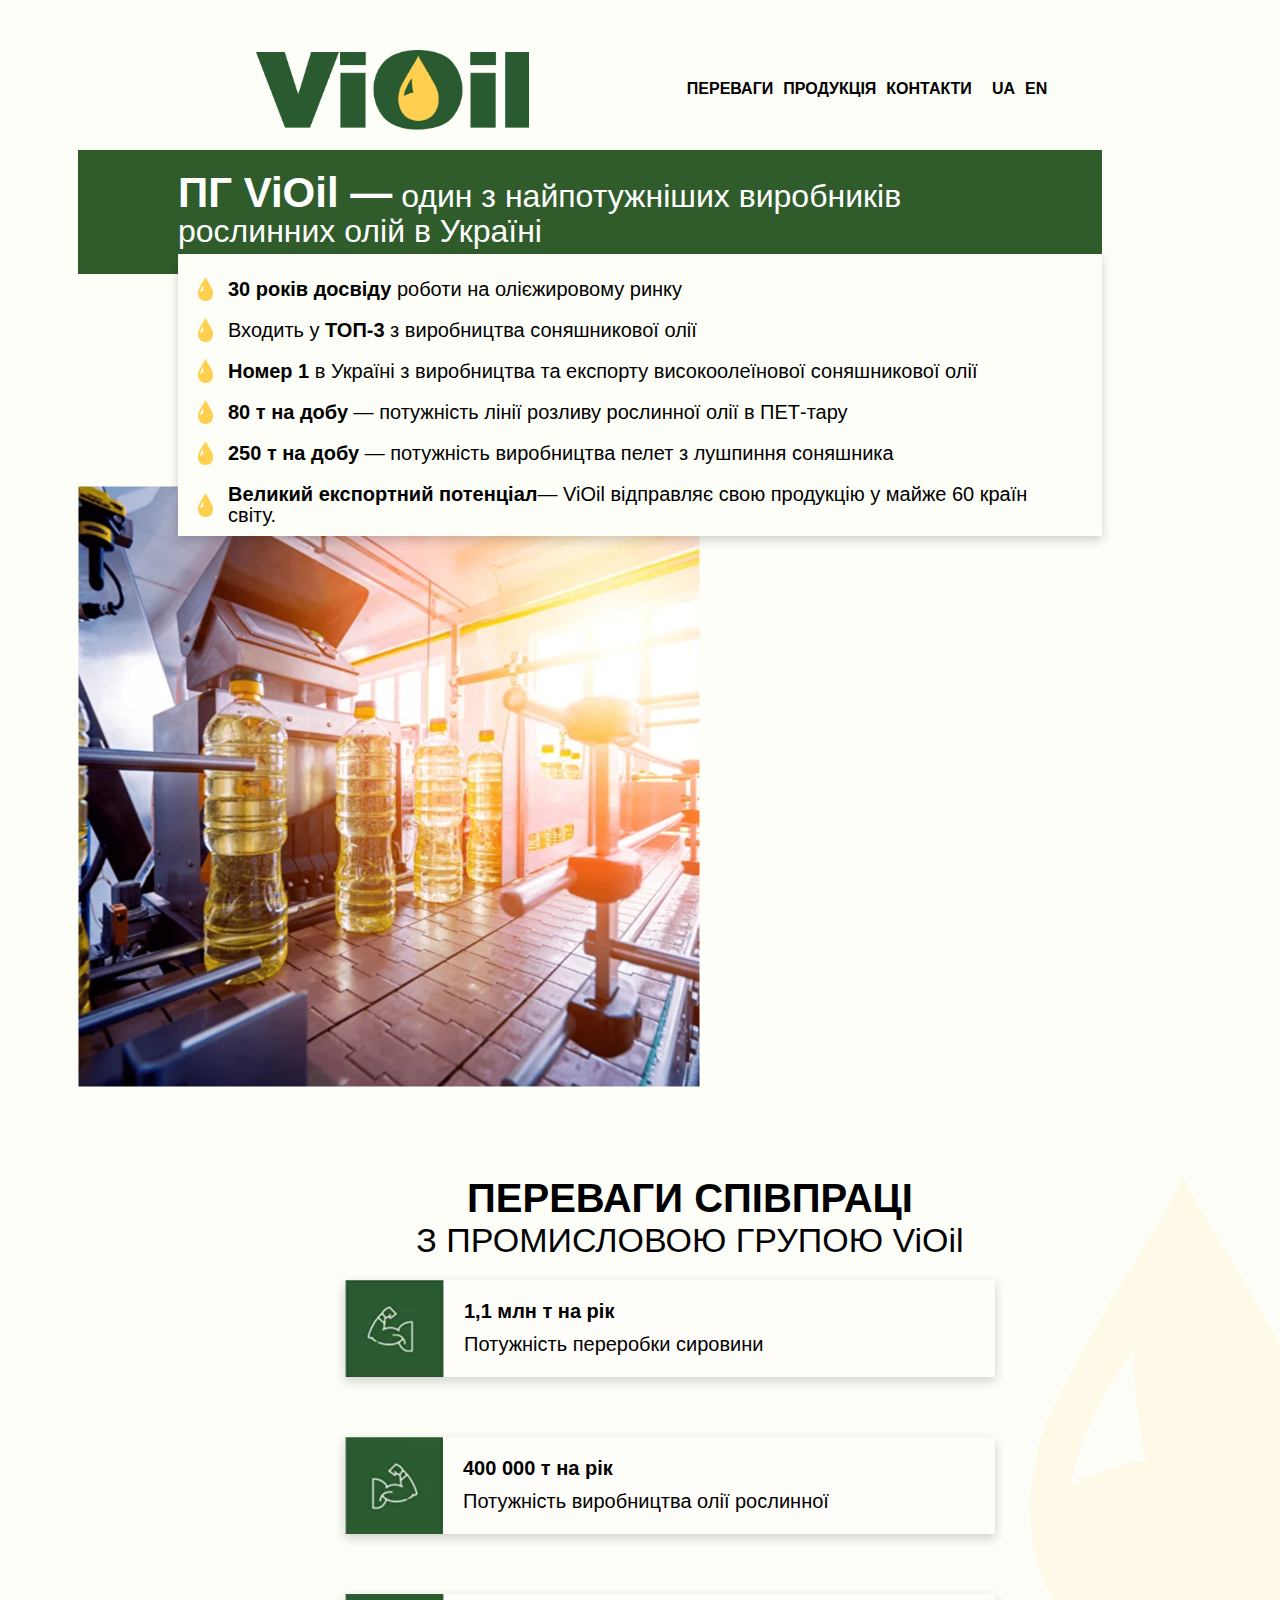
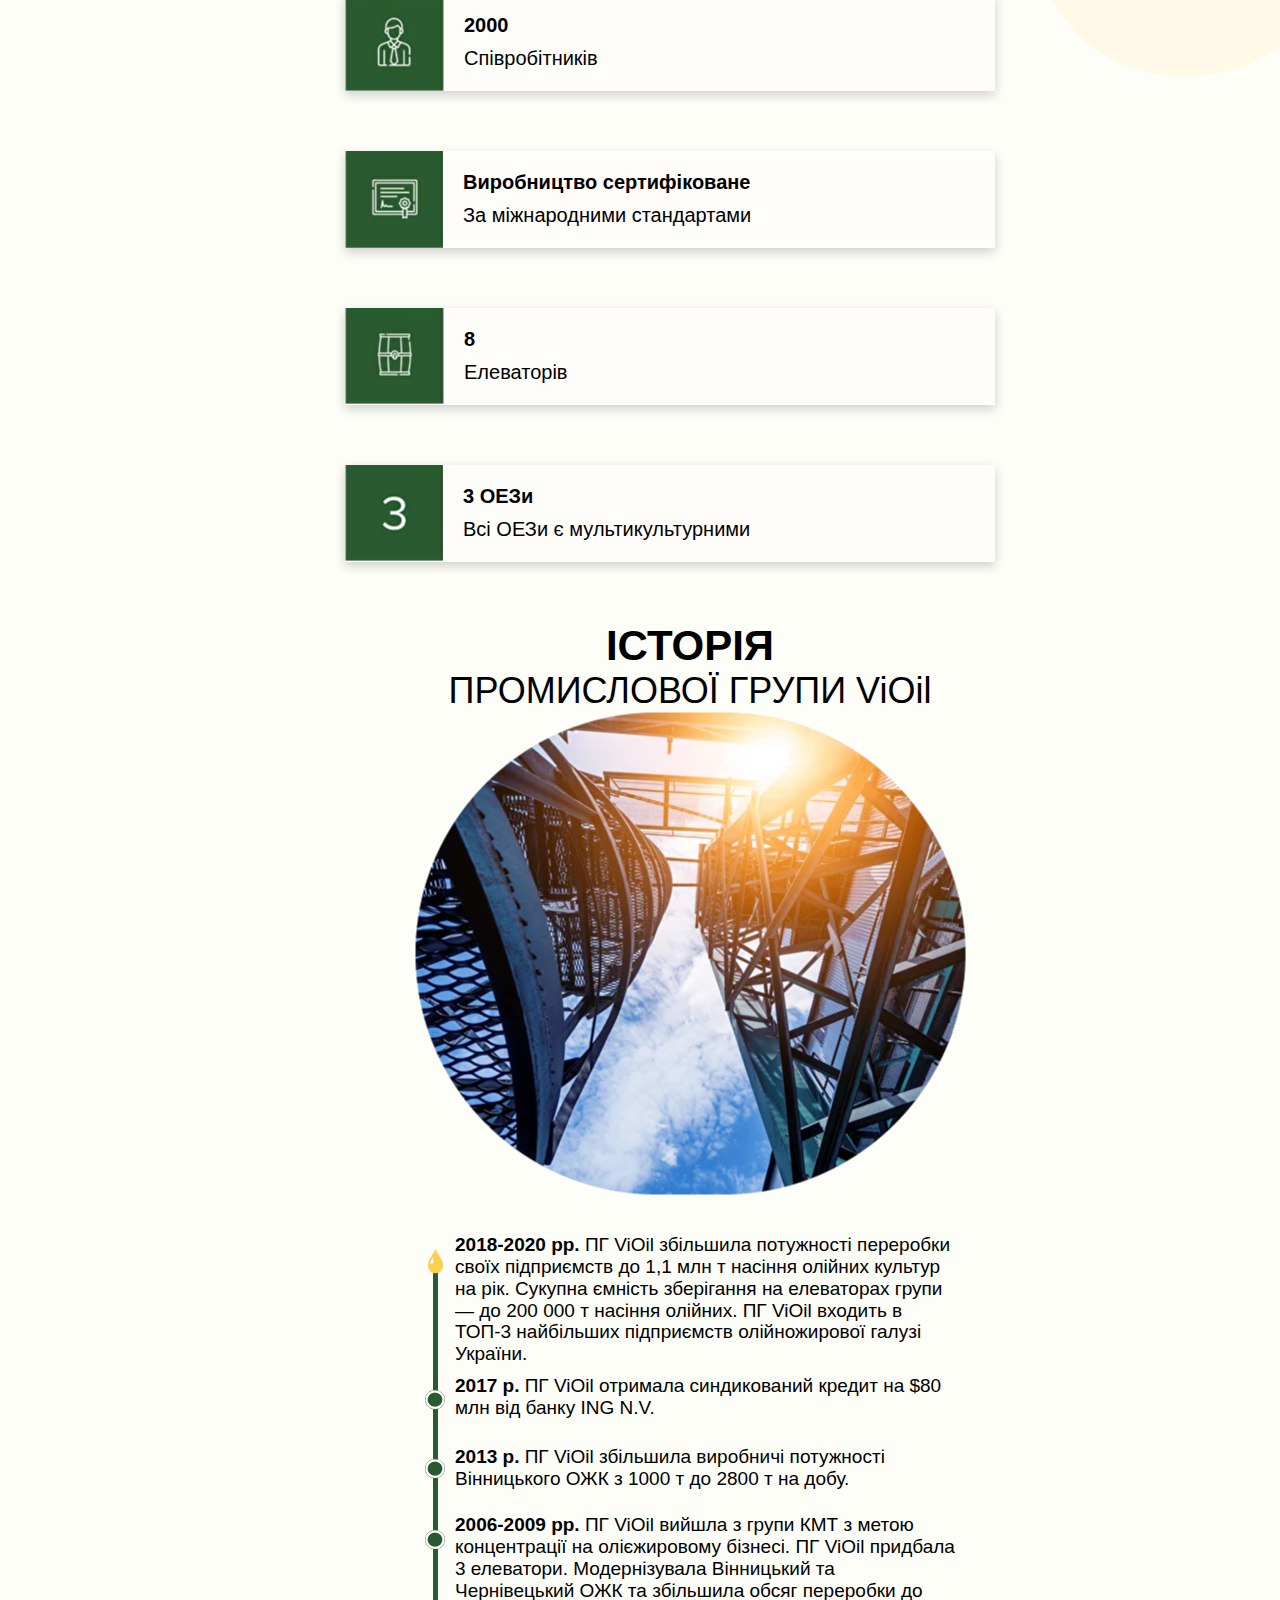
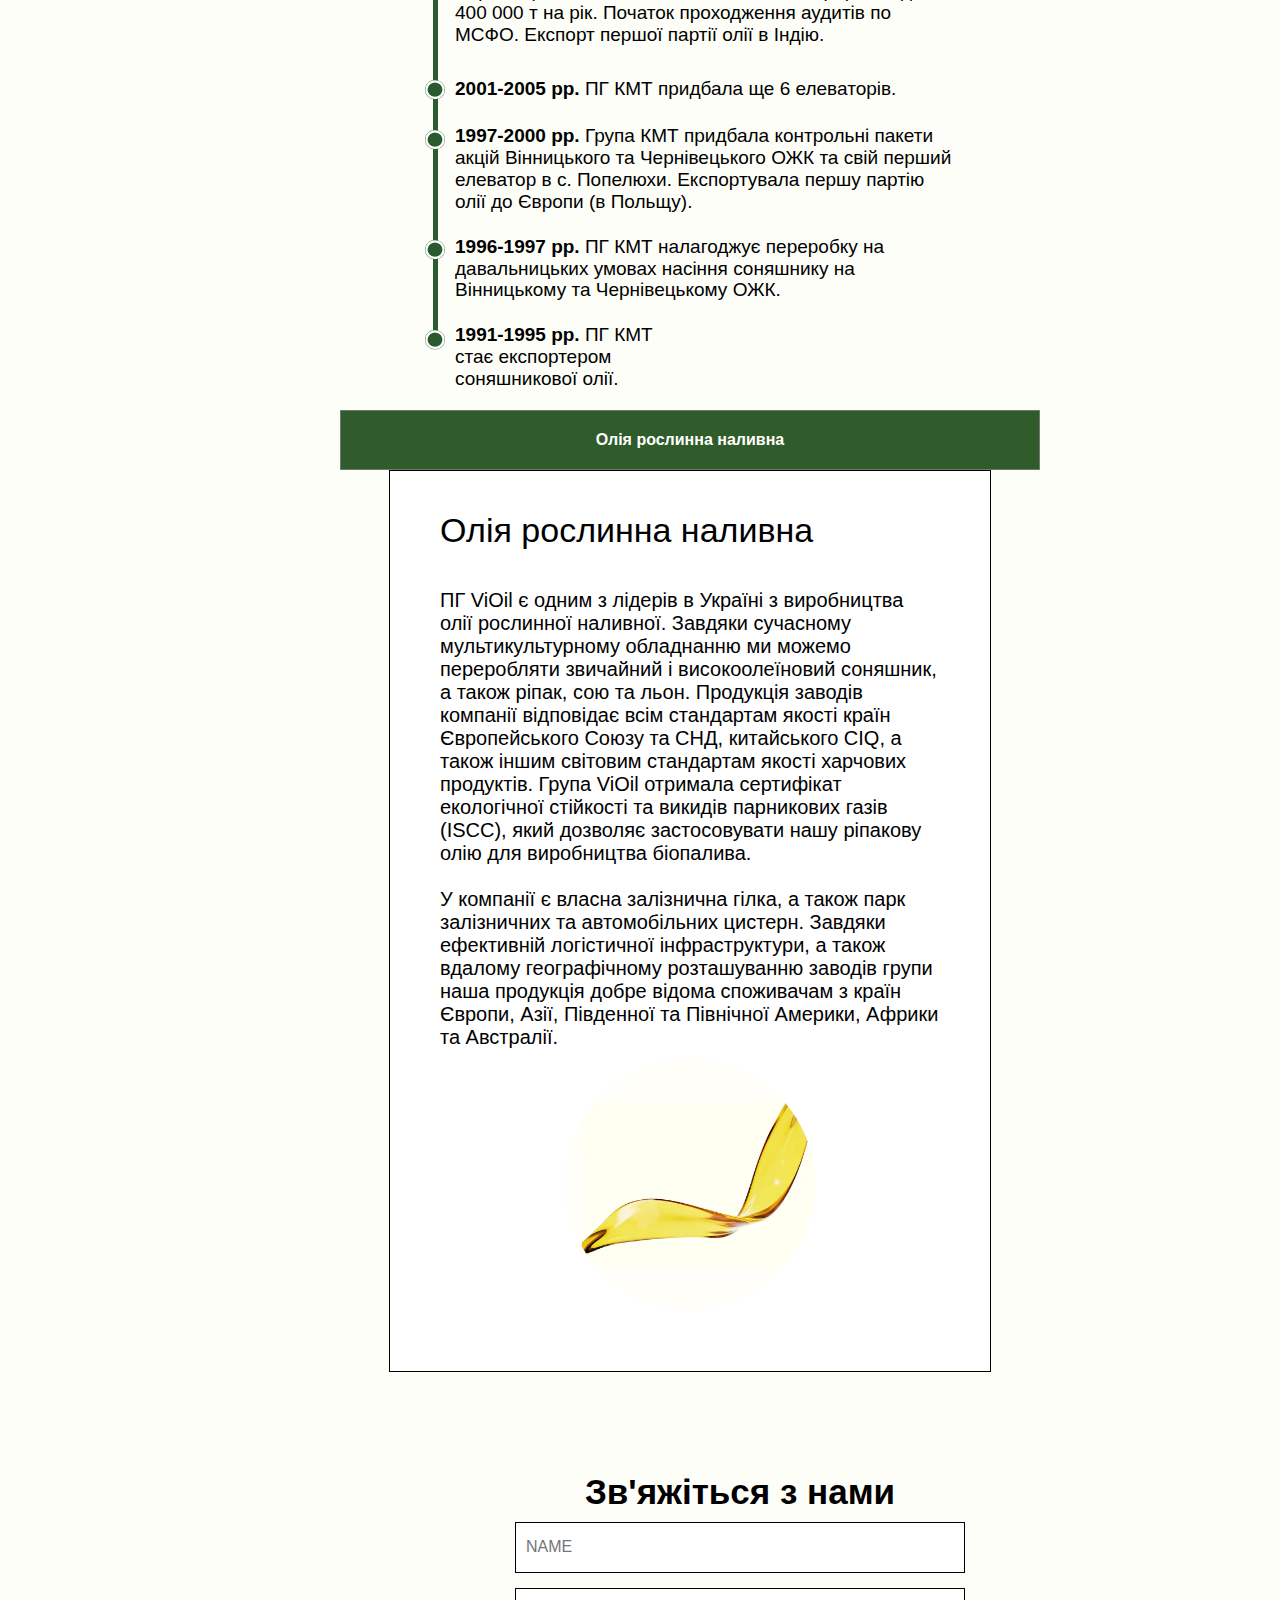
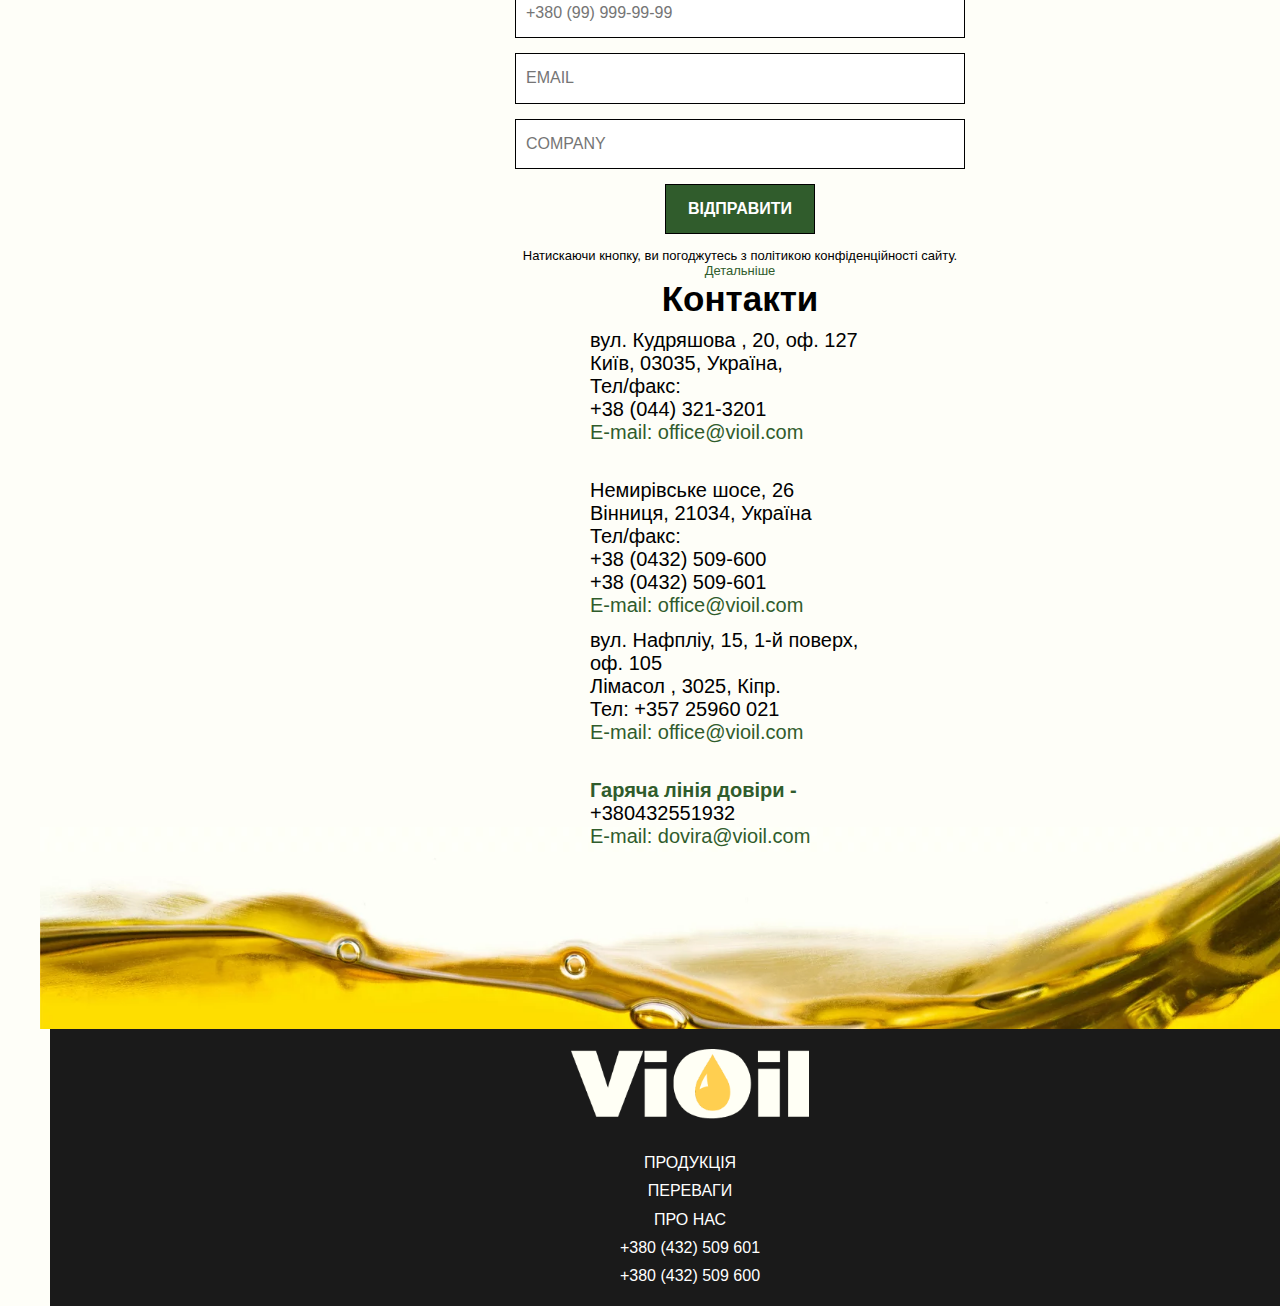
<file: index.html>
<!DOCTYPE html>
<html lang="en">
<head>
    <meta charset="UTF-8">
    <meta name="viewport" content="width=device-width, initial-scale=1.0">
    <title>ПГ ViOil</title>
    <link rel="stylesheet" href="style.css">
</head>
<body>
    <div class="firstpage">
    <header>
        <label for="check">
            <input type="checkbox" id="check"/> 
            <span class="o"></span>
            <span class="o"></span>
            <span class="o"></span>
          </label>
        <div class="header__logo"><img src="/image/logo.png" alt=""></div>
        <nav class="header__nav">
            <div class="nav__element" style="color:#000000;font-weight:600;text-transform:uppercase;"><p>Переваги</p></div>
            <div class="nav__element"><p>Продукція</p></div>
            <div class="nav__element"><p>Контакти</p></div>
            <div class="nav__element language"><p>UA</p></div>
            <div class="nav__element"><p>EN</p></div>
        </nav>
    </header>
    <main class="firstpage__main">
        <div class="main__text">
            <div class="text__green"><span>ПГ ViOil —</span> один з найпотужніших виробників рослинних олій в Україні</div>
            <div class="text__white">
                <ul class="white__ul">
                    <li><span>30 років досвіду</span> роботи на олієжировому ринку</li>
                    <li>Входить у <span>ТОП-3</span> з виробництва соняшникової олії</li>
                    <li><span>Номер 1</span> в Україні з виробництва та експорту високоолеїнової соняшникової олії</li>
                    <li><span>80 т на добу</span> — потужність лінії розливу рослинної олії в ПЕТ-тару</li>
                    <li><span>250 т на добу</span> — потужність виробництва пелет з лушпиння соняшника</li>
                    <li><span>Великий експортний потенціал</span>— ViOil відправляє свою продукцію у майже 60 країн світу.</li>

                  </ul>
            </div>
        </div>
        <div class="main__photo"><img src="/image/fp__main.png" alt=""></div>
    </div>

    </main>
    <main class="ourpluss">
        <div class="ourpluss__header">
            <span class="header__title">ПЕРЕВАГИ СПІВПРАЦІ</span>
            <div class="header__subtitle">З ПРОМИСЛОВОЮ ГРУПОЮ ViOil</div>
        </div>
        <div class="ourpluss__elements">
            <div class="ourpluss__elements__element">
                <div class="element__img"><img src="/image/Group_223.jpg.png" alt=""></div>
                <div class="element__text">
                    <span class="text__title">1,1 млн т на рік</span>
                    <div class="text__subtitle">Потужність переробки сировини</div>
                </div>
            </div>
            <div class="ourpluss__elements__element">
                <div class="element__img"><img src="/image/Group_226.png.png" alt=""></div>
                <div class="element__text">
                    <span class="text__title">400 000 т на рік</span>
                    <div class="text__subtitle">Потужність виробництва олії рослинної</div>
                </div>
            </div>
            <div class="ourpluss__elements__element">
                <div class="element__img"><img src="/image/Group_224.png.png" alt=""></div>
                <div class="element__text">
                    <span class="text__title">2000</span>
                    <div class="text__subtitle">Співробітників</div>
                </div>
            </div>
            <div class="ourpluss__elements__element">
                <div class="element__img"><img src="/image/Group_227.png.png" alt=""></div>
                <div class="element__text">
                    <span class="text__title">Виробництво сертифіковане</span>
                    <div class="text__subtitle">За міжнародними стандартами</div>
                </div>
            </div>
            <div class="ourpluss__elements__element">
                <div class="element__img"><img src="/image/Group_225.png.png" alt=""></div>
                <div class="element__text">
                    <span class="text__title">8</span>
                    <div class="text__subtitle">Елеваторів</div>
                </div>
            </div>
            <div class="ourpluss__elements__element">
                <div class="element__img"><img src="/image/Group_228.png.png" alt=""></div>
                <div class="element__text">
                    <span class="text__title">3 ОЕЗи</span>
                    <div class="text__subtitle">Всі ОЕЗи є мультикультурними</div>
                </div>
            </div>
        </div>
    </main>
    <main class="history">
        <div class="history__text">
            <span class="history__text__title">ІСТОРІЯ</span>
            <div class="history__text__text">ПРОМИСЛОВОЇ ГРУПИ ViOil</div>
        </div>
        <div class="history__main">
            <div class="history__main__photo"><img src="/image/main_fone.png" alt=""></div>
            <div class="main__elements">
                <div class="elements__image"><img src="/image/Group 2.png" alt=""></div>
                <div class="elements__image__two"><img src="/image/History__mobile.png" alt=""></div>

                <div class="elements__text">
                    <div class="text__1"><span>2018-2020 рр.</span> ПГ ViOil збільшила потужності переробки своїх підприємств до 1,1 млн т насіння олійних культур на рік. Сукупна ємність зберігання на елеваторах групи — до 200 000 т насіння олійних. ПГ ViOil входить в ТОП-3 найбільших підприємств олійножирової галузі України.</div>
                    <div class="text__2"><span>2017 р.</span> ПГ ViOil отримала синдикований кредит на $80 млн від банку ING N.V.</div>
                    <div class="text__3"><span>2013 р.</span> ПГ ViOil збільшила виробничі потужності Вінницького ОЖК з 1000 т до 2800 т на добу.</div>
                    <div class="text__4"><span>2006-2009 рр.</span> ПГ ViOil вийшла з групи КМТ з метою концентрації на олієжировому бізнесі. ПГ ViOil придбала 3 елеватори. Модернізувала Вінницький та Чернівецький ОЖК та збільшила обсяг переробки до 400 000 т на рік. Початок проходження аудитів по МСФО. Експорт першої партії олії в Індію.</div>
                    <div class="text__5"><span>2001-2005 рр.</span> ПГ КМТ придбала ще 6 елеваторів.</div>
                    <div class="text__6"><span>1997-2000 рр.</span> Група КМТ придбала контрольні пакети акцій Вінницького та Чернівецького ОЖК та свій перший елеватор в с. Попелюхи. Експортувала першу партію олії до Європи (в Польщу).</div>
                    <div class="text__7"><span>1996-1997 рр.</span> ПГ КМТ налагоджує переробку на давальницьких умовах насіння соняшнику на Вінницькому та Чернівецькому ОЖК.</div>
                    <div class="text__8"><span>1991-1995 рр.</span> ПГ КМТ стає експортером соняшникової олії.</div>

                </div>
            </div>
        </div>
    </main>
    <main class="info">
        <div class="info__select">
            <select id="info">
                <option value="1">Олія рослинна наливна</option>
                <option value="2">Олія рослинна фасована</option>
                <option value="3">Шрот</option>
                <option value="4">Лушпиння соняшника</option>
                <option value="5">Жирні кислоти</option>
                <option value="6">Фосфатидний концентрат</option>
            </select>
        </div>
        <div class="info__textside active">
            <div class="info__textside__text">
                <div class="info__textside__text__title">
                    Олія рослинна наливна<br><br>
                </div>
                <div class="info__textside__text__text">
                    ПГ ViOil є одним з лідерів в Україні з виробництва олії рослинної наливної. Завдяки сучасному мультикультурному обладнанню ми можемо переробляти звичайний і високоолеїновий соняшник, а також ріпак, сою та льон. Продукція заводів компанії відповідає всім стандартам якості країн Європейського Союзу та СНД, китайського CIQ, а також іншим світовим стандартам якості харчових продуктів. Група ViOil отримала сертифікат екологічної стійкості та викидів парникових газів (ISCC), який дозволяє застосовувати нашу ріпакову олію для виробництва біопалива.
<br> <br>
                    У компанії є власна залізнична гілка, а також парк залізничних та автомобільних цистерн. Завдяки ефективній логістичної інфраструктури, а також вдалому географічному розташуванню заводів групи наша продукція добре відома споживачам з країн Європи, Азії, Південної та Північної Америки, Африки та Австралії.
                </div>
            
            </div>
            <div class="info__textside__photo"><img src="/image/first.png" alt=""></div>
        </div>
        <div class="info__textside">
            <div class="info__textside__text">
                <div class="info__textside__text__title">
                    Олія рослинна фасована<br><br>
                </div>
                <div class="info__textside__text__text">
                    Ідеально фасована 100% соняшникова олія, яка відповідає всім світовим стандартам якості. Це максимально очищений натуральний продукт без додавання консервантів, барвників з вмістом натурального вітаміну Е.
                    Якість нашої продукції відповідає всім вимогам якості країн Євросоюзу, СНД, Китаю, а також всім світовим стандартам якості харчових продуктів. Всі підприємства промислової групи ViOil пройшли сертифікацію ISO 9001 та ISO 2200.
                    <br>
                    <br>
                    Ми створимо Вашу бездоганну репутацію високою якістю нашої продукції:
                    <br>
                    <br>
                    - контроль якості продукції на всіх етапах виробництва;
                    <br>
                    - використання тільки якісної сировини та упаковки;
                    <br>
                    - індивідуальний підхід до вимог кожного клієнта.
                    <br>
                    - повний сервіс, починаючи від розробки дизайну і закінчуючи поставкою в кінцевий пункт призначення.
                </div>
            
            </div>
            <div class="info__textside__photo"><img src="/image/second.png" alt=""></div>

        </div>
        <div class="info__textside">
            <div class="info__textside__text">
                <div class="info__textside__text__title">
                    Шрот<br><br>
                </div>
                <div class="info__textside__text__text">
                    Більше 20 років заводи ПГ ViOil випускають високоякісний протеїновий шрот, який застосовується в сільському господарстві для виробництва комбікормів для тварин та птиці.
                    <br><br>
                    Введені на підприємствах холдингу стандарти GMP+ та HACCP дозволяють контролювати якість нашої продукції. Високі виробничі стандарти дають можливість поставляти її нашим партнерам як на території України, так і за її межами.
                    Вінницький ОЕЗ також акредитований китайським CIQ для експорту високопротеїнових шротів на територію КНР.
                    <br><br>
                    Компанія відвантажує шрот автомобільним, залізничним і морським транспортом на вигідних для покупців умовах.
                </div>
            
            </div>
            <div class="info__textside__photo"><img src="/image/third.png" alt=""></div>
        </div>
        <div class="info__textside">
            <div class="info__textside__text">
                <div class="info__textside__text__title">
                    Лушпиння соняшника
                    <br><br>
                </div>
                <div class="info__textside__text__text">
                    Сучасні проблеми енергетичного ринку потребують сучасних рішень У нас вони є!
                    <br><br>
                    Пелети, отримані шляхом гранулювання попередньо дробленого лушпиння соняшника.
                    Використовуються в технічних цілях як тверде паливо в котельних та інших енергоустановках.
                    Найкраще співвідношення ціни та якості відносно інших видів паливних копалин.
                    Основні якісні показники:<br>
                    - діаметр 8мм;<br>
                    - довжина, від 5 до 25мм;<br>
                    - теплота згоряння – не менше 17 (+/- 0,2) МДж / кг або 4060 (+/- 47,76) Ккал / кг;<br>
                    - зольність, до 5%;<br>
                    - масова частка вологи і летких речовин, до 12%;<br>
                    - кількість пили і осипи, до 5%.<br>
                </div>
            
            </div>
            <div class="info__textside__photo"><img src="/image/fourth.png" alt=""></div>

        </div>
        <div class="info__textside">
            <div class="info__textside__text">
                <div class="info__textside__text__title">
                    Жирні кислоти
                    <br><br>
                </div>
                <div class="info__textside__text__text">
                    Жислоти жирні соапстоків світлих рослинних олій і саломасів використовуються для кормових та технічних цілей.
                    Сировиною для їх виробництва служить соапсток, який ми отримуємо в процесі рафінації нерафінованих олій власного виробництва.
                    Наші продукти застосовуються в якості кормових домішок при виробництві комбікормів для тварин та птиці, а також при виробництві миючих засобів, мастильно-охолоджуючих рідин, оліфи, біодизеля.
                    <br><br>
                    Основні якісні показники:<br>
                    - колір: від світлого до темно-коричневого;<br>
                    - кислотне число, мг КОН / г - не більше 135;<br>
                    - масова частка загального жиру,% - не менше 96;<br>
                    - масова частка вологи і летких речовин,% - не більше 4,0;<br>
                    - масова частка неомильних речовин,% - не більше 4,0.<br>
                </div>
            
            </div>
            <div class="info__textside__photo"><img src="/image/fifth.jpg" alt=""></div>
        </div>
        <div class="info__textside">
            <div class="info__textside__text">
                <div class="info__textside__text__title">
                    Фосфатидний концентрат<br><br>
                </div>
                <div class="info__textside__text__text">
                    Висока якість нашого фосфатидного концентрату зробить Ваш продукт ідеальним
                    Цей товар застосовується в харчовій промисловості, при виробництві комбікорму для тварин та птиці, в технічних цілях.
                    Лецитин широко застосовується в харчовій і парфюмерно-косметичній промисловості. У виробництві ліків його використовують як гідрофільний емульгатор, що дає стійкі емульсії для внутрішнього застосування.
                    Введення фосфатидного концентрату в шоколадні вироби підвищує їх гомогенність і дозволяє економити 0,13-0,5% масла какао.
                    Основні якісні показники:<br>
                    - кольорове число, (Гарднера) - 11-13;<br>
                    - масова частка вологи і летких речовин,% - не більше 1;<br>
                    - масова частка фосфатидів,% - не менше 60;<br>
                    - масова частка олії,% - не більше 40;<br>
                    - кислотне число олії, яка виділена з концентрату, мг КОН / г - не більше 10.<br>
                </div>
            
            </div>
            <div class="info__textside__photo"><img src="/image/sixth.png" alt=""></div>

        </div>
        
        <div class="info__buttonside">
            <div class="info__buttonside__button f l active__btn">Олія рослинна наливна</div>
            <div class="info__buttonside__button l">Олія рослинна фасована</div>
            <div class="info__buttonside__button">Шрот</div>
            <div class="info__buttonside__button">Лушпиння соняшника</div>
            <div class="info__buttonside__button">Жирні кислоти</div>
            <div class="info__buttonside__button l">Фосфатидний концентрат</div>
        </div>
    </main>
    <main class="contact">
        <div class="contact__section">
        <div class="contact__input">
            <div class="input__title"><span>Зв'яжіться з нами</span></div>
            <form action="" class="input__form">
                <input type="text" placeholder="NAME">
                <input type="tel" placeholder="+380 (99) 999-99-99">
                <input type="text" placeholder="EMAIL">
                <input type="text" placeholder="COMPANY">
                <input class="submit" type="submit" value="ВІДПРАВИТИ">
            </form>
            <div class="input__conf">
                <div class="conf__text">Натискаючи кнопку, ви погоджутесь з політикою конфіденційності сайту. <br> <a href="">Детальніше</a></div>
            </div>
        </div>
        <div class="contact__contact">
            <div class="contact__title"><span>Контакти</span></div>
            <div class="contact__elements">
                <div class="contact__elements__element">
                    вул. Кудряшова , 20, оф. 127 <br>
                    Київ, 03035, Україна, <br>
                    Тел/факс: <br>
                    +38 (044) 321-3201 <br>
                    <a href="mailto:office@vioil.com">E-mail: office@vioil.com</a>
                </div>
                <div class="contact__elements__element">
                    Немирівське шосе, 26 <br>
                    Вінниця, 21034, Україна<br>
                    Тел/факс:<br>
                    +38 (0432) 509-600<br>
                    +38 (0432) 509-601<br>
                    <a href="mailto:office@vioil.com">E-mail: office@vioil.com</a>
                </div>
                <div class="contact__elements__element">
                    вул. Нафпліу, 15, 1-й поверх, оф. 105<br>
                    Лімасол , 3025, Кіпр.<br>
                    Тел: +357 25960 021 <br>
                    <a href="mailto:office@vioil.com">E-mail: office@vioil.com</a>
                </div>
                <div class="contact__elements__element">
                    <a href=""><span>Гаряча лінія довіри -</span></a> <br>
                    <div class="">+380432551932</div>
                    <a href="mailto:dovira@vioil.com">E-mail: dovira@vioil.com</a>
                </div>
            </div>
        </div>
    </div>
    </main>
    <footer>
        <div class="footer__logo"><img src="/image/footer__logo.png" alt=""></div>
        <nav class="footer__nav">
            <div class="footer__nav__element">ПРОДУКЦІЯ</div>
            <div class="footer__nav__element">ПЕРЕВАГИ</div>
            <div class="footer__nav__element">ПРО НАС</div>
            <div class="footer__nav__phone q">+380 (432) 509 601</div>
            <div class="footer__nav__phone">+380 (432) 509 600</div>
        </nav>
    </footer>
</body>
<script src="/app.js"></script>
</html>
</file>
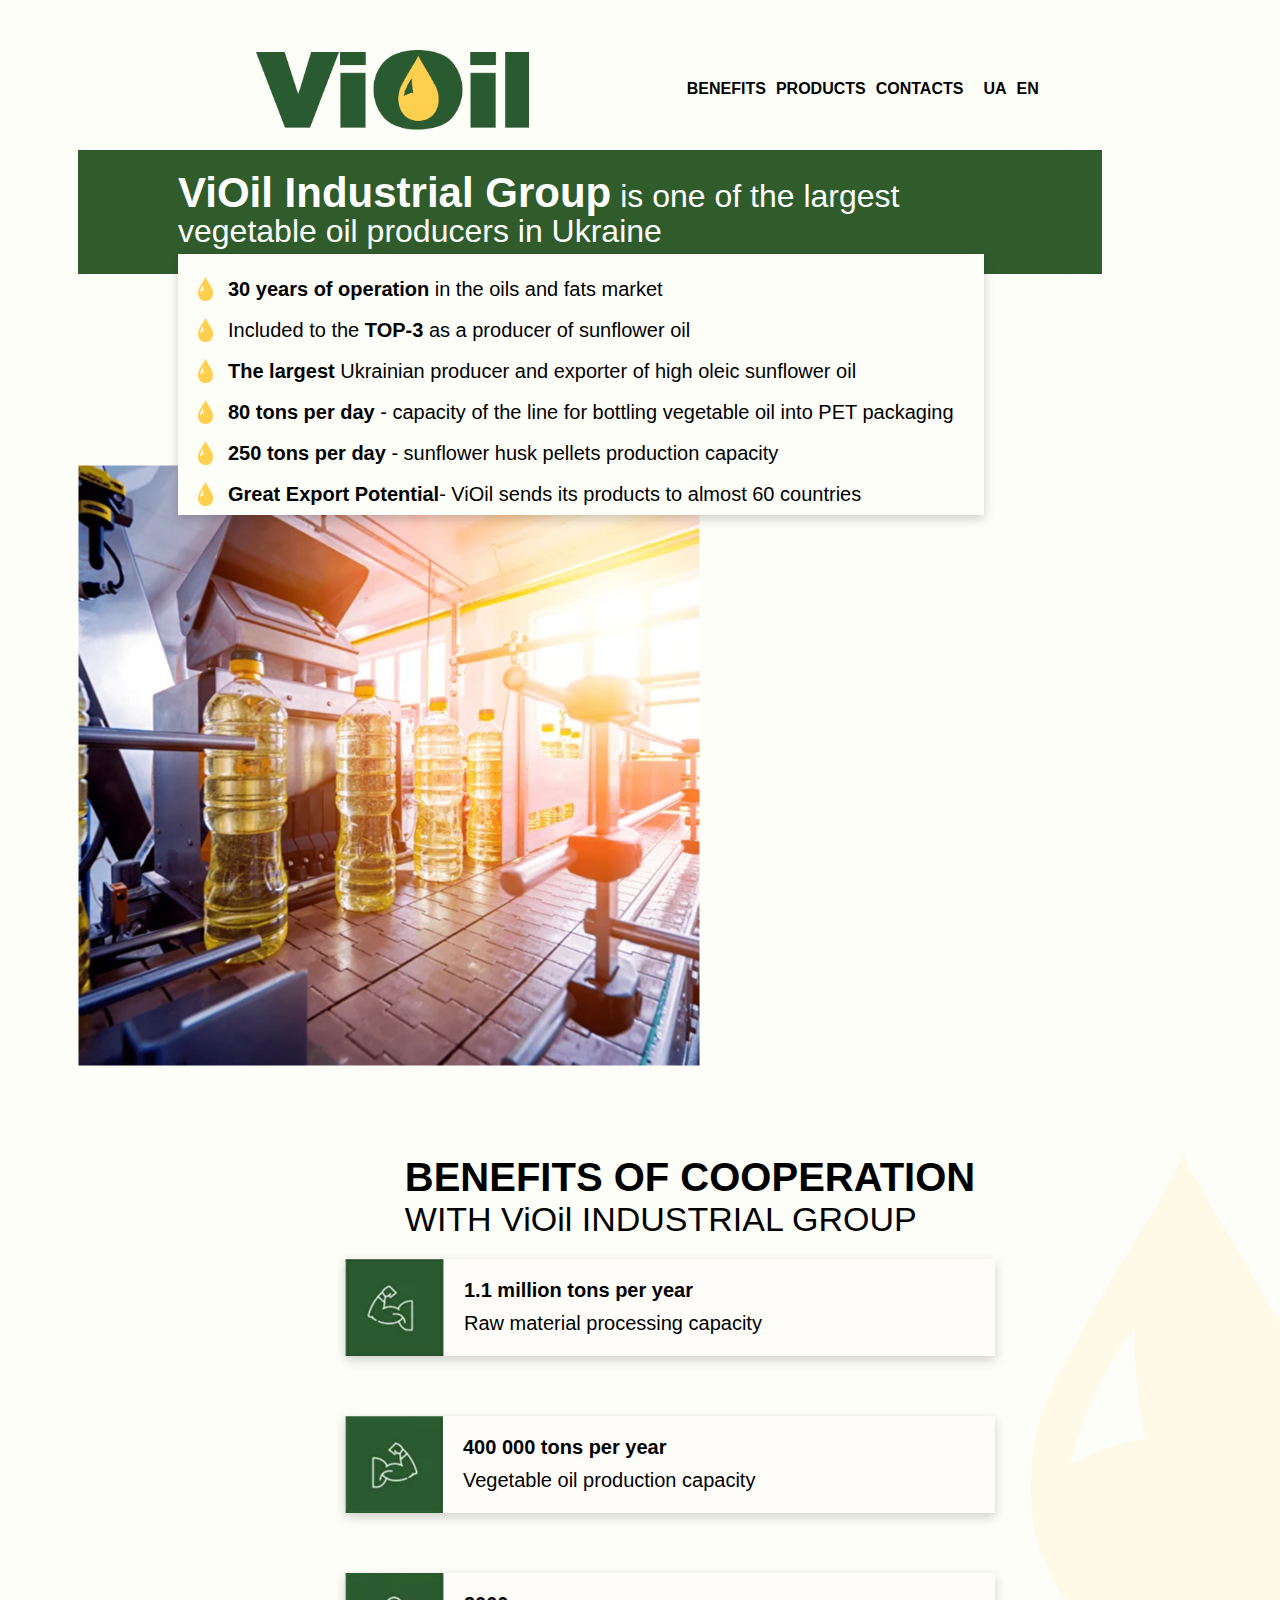
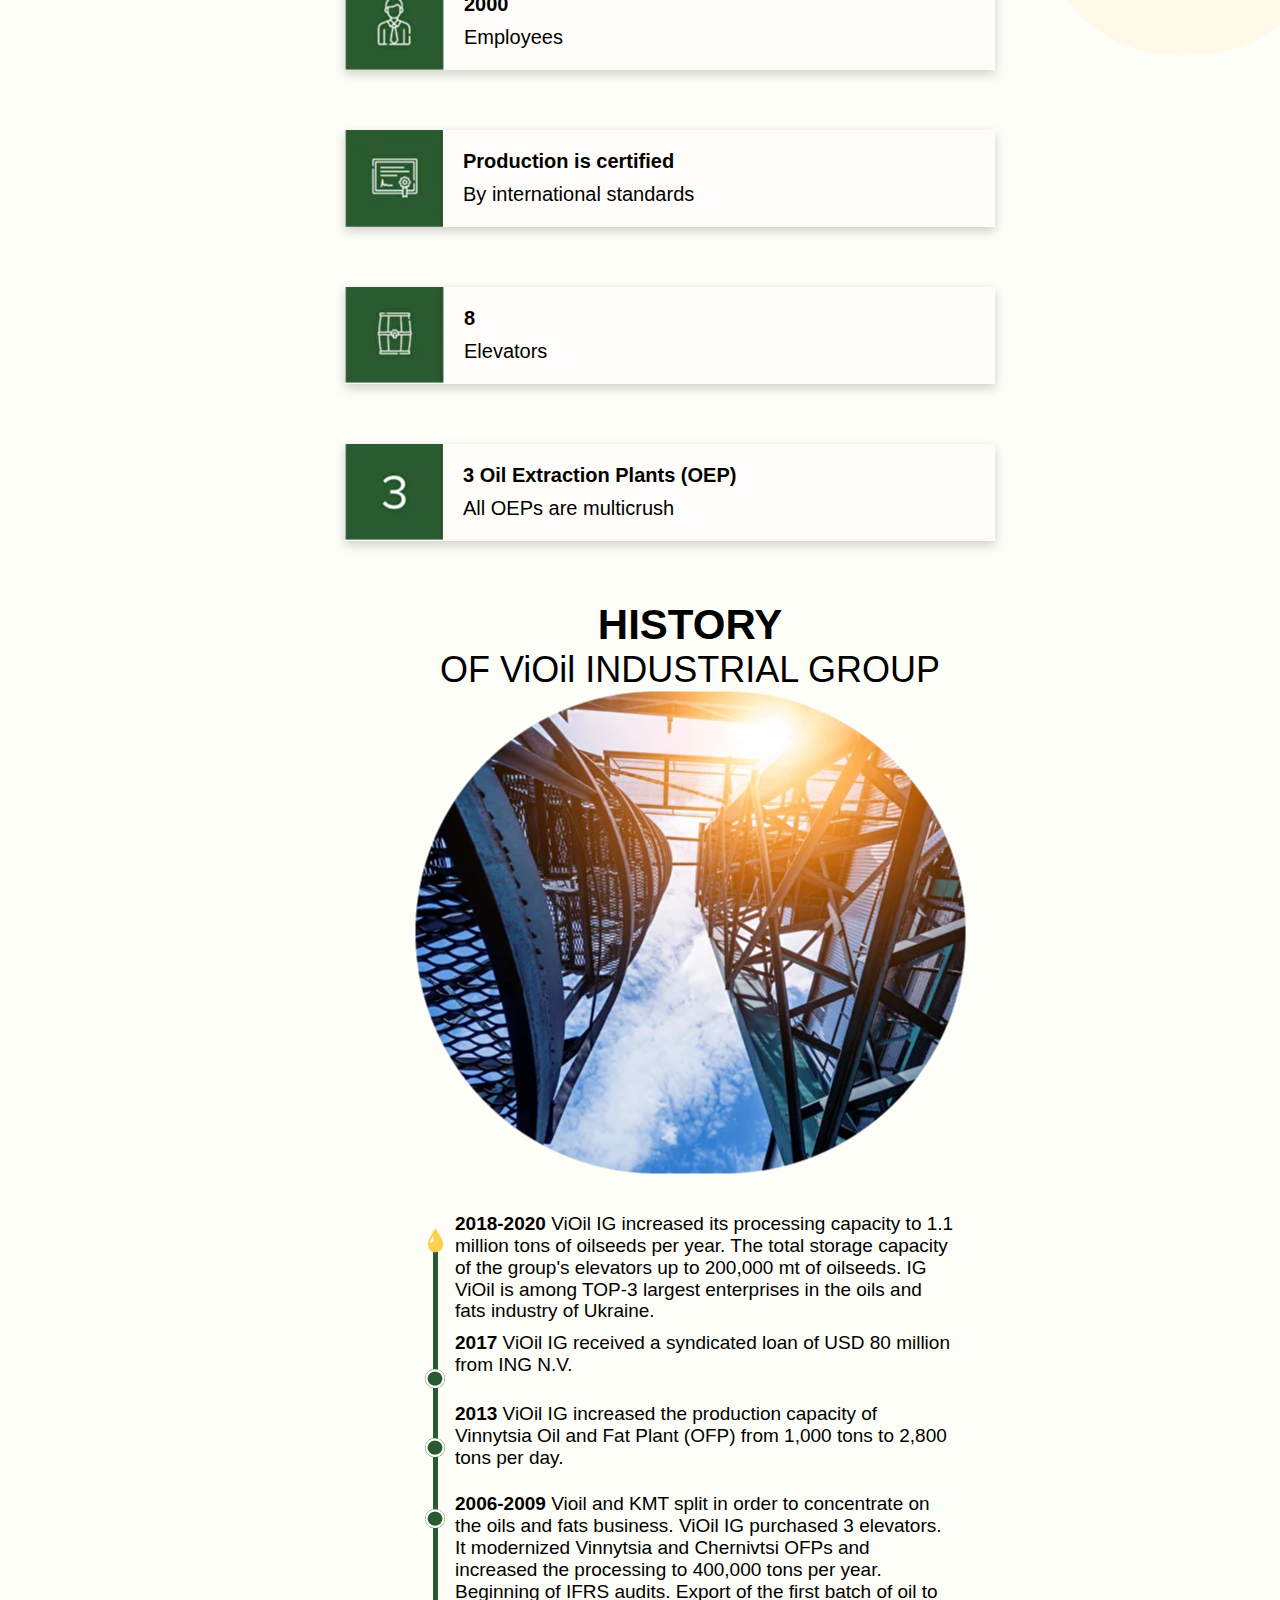
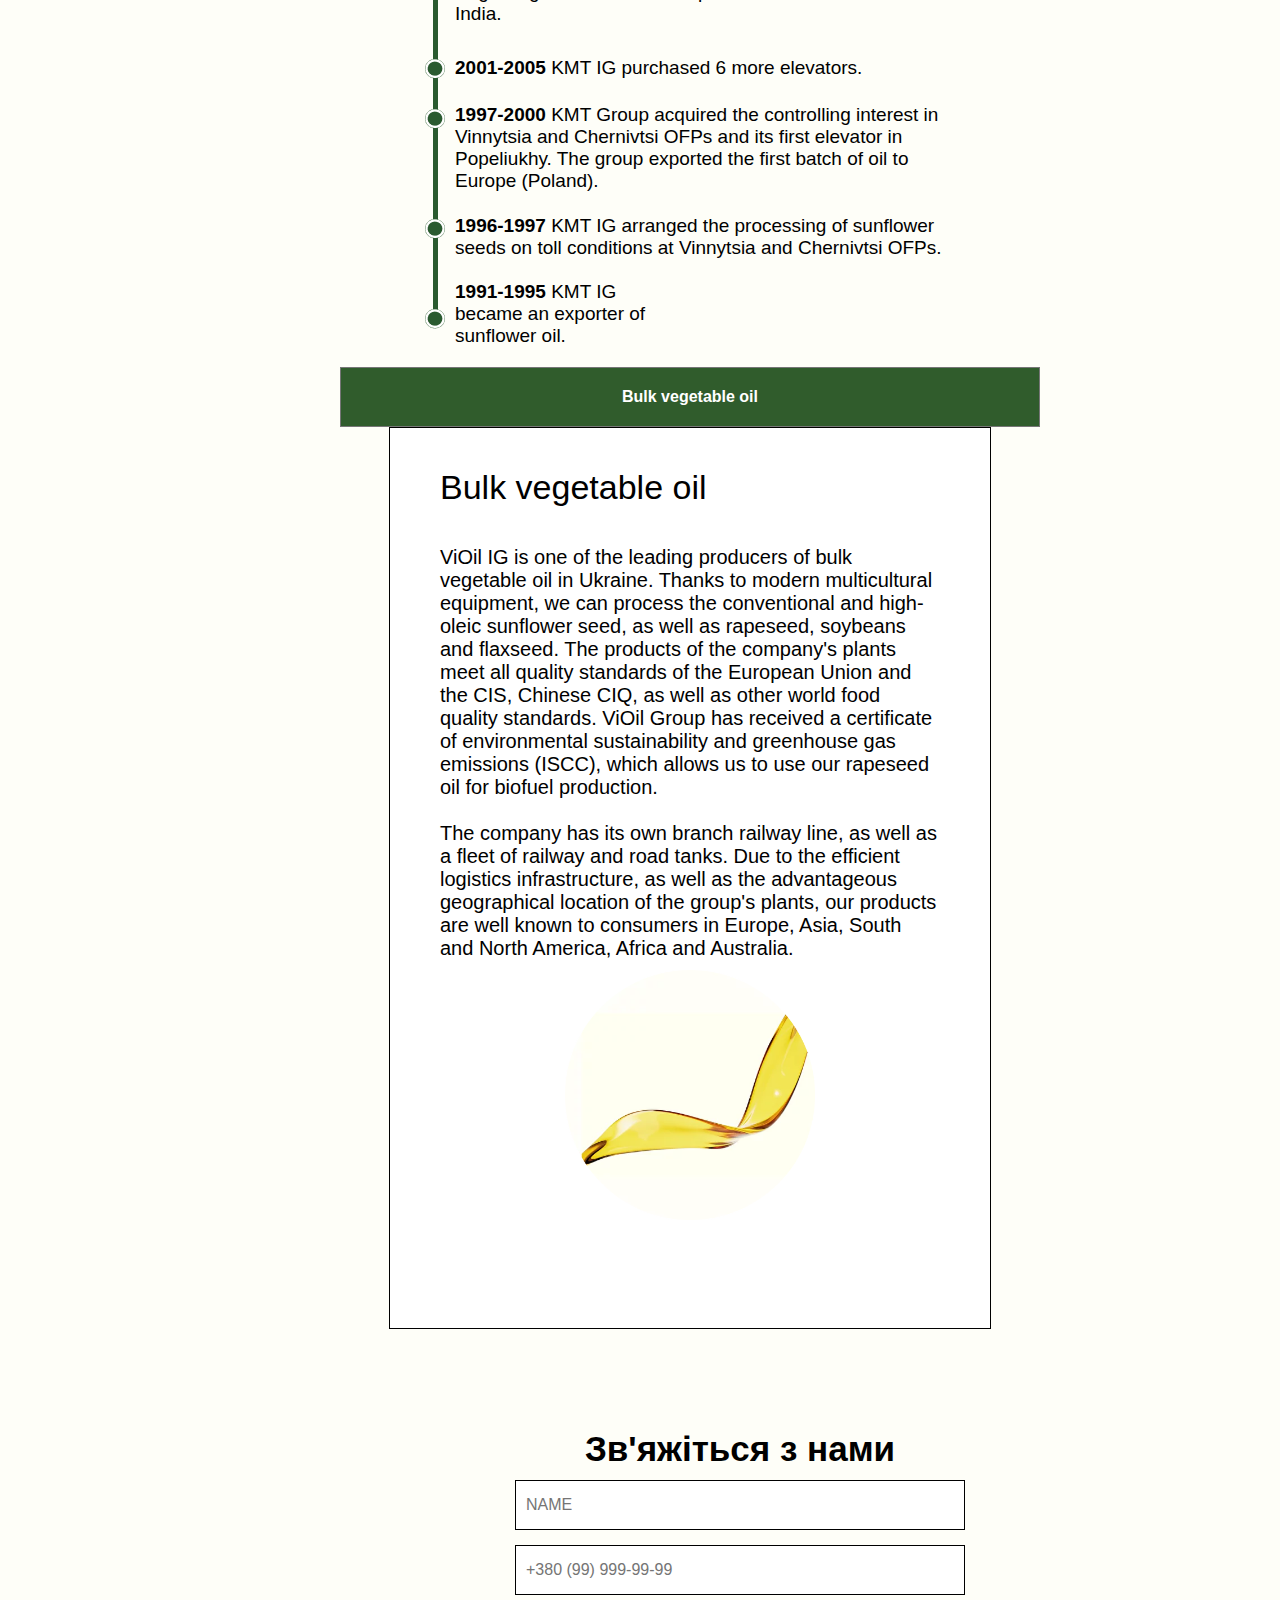
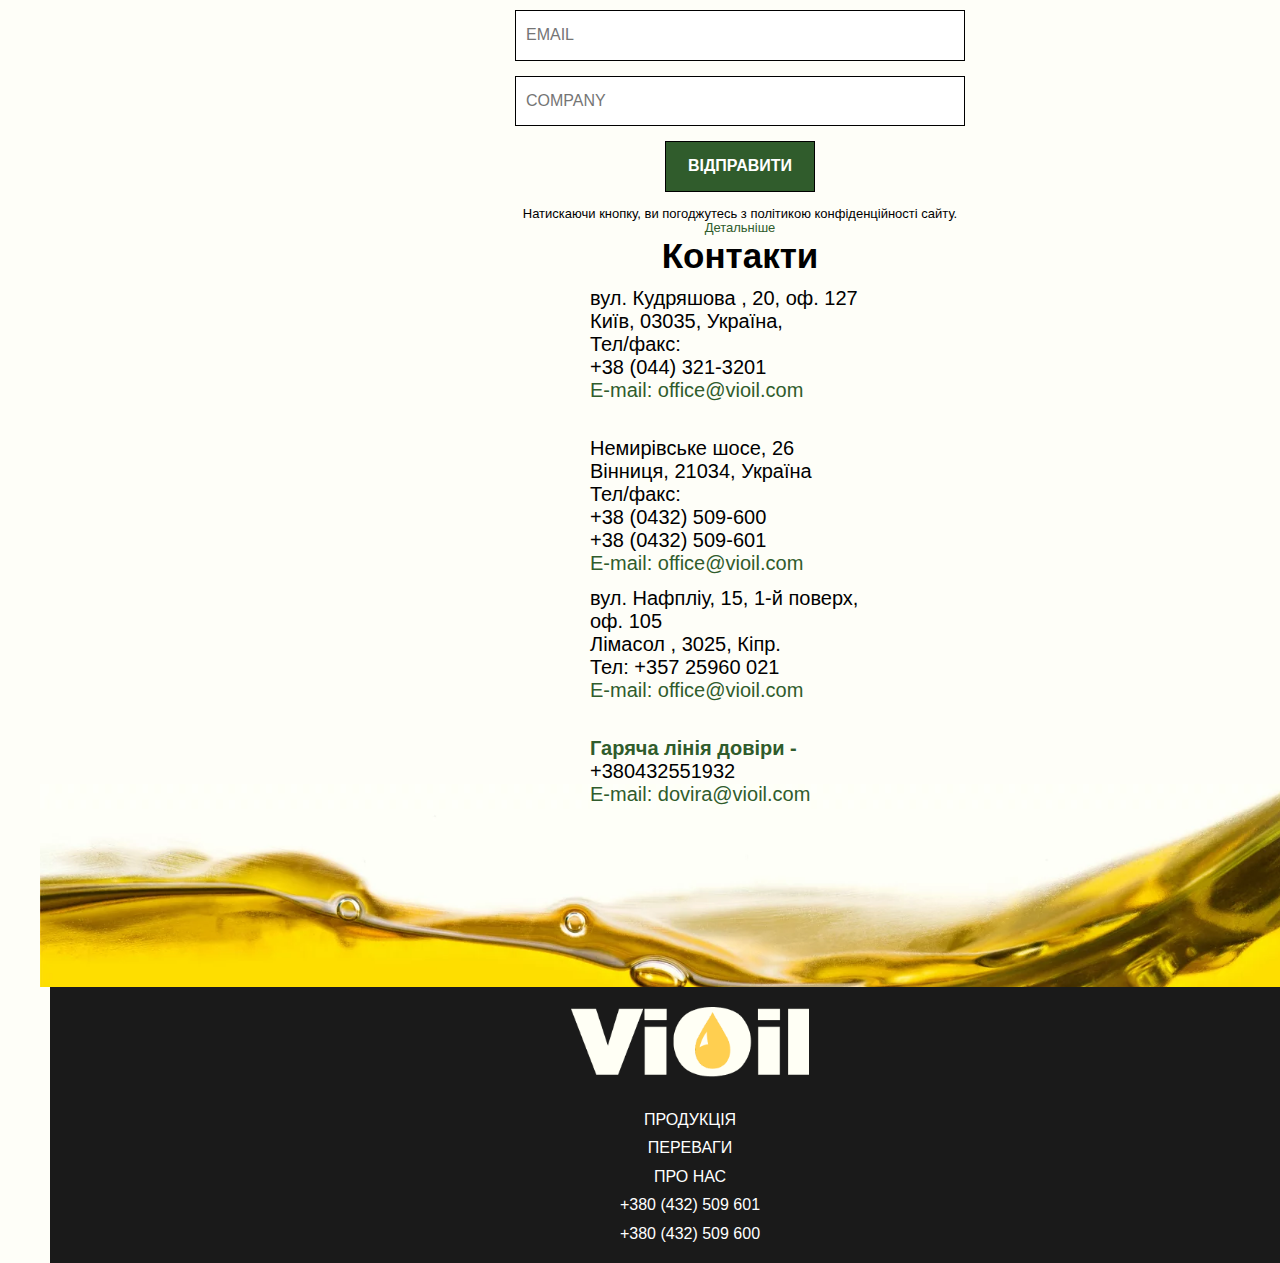
<file: Eng.html>
<!DOCTYPE html>
<html lang="en">
<head>
    <meta charset="UTF-8">
    <meta name="viewport" content="width=device-width, initial-scale=1.0">
    <title>ПГ ViOil</title>
    <link rel="stylesheet" href="style.css">
</head>
<body>
    <button id="scrollToTopButton" class="scroll-to-top">
        &#8679;
    </button>
    
    <div class="firstpage">
    <header>
        <label for="check">
            <input type="checkbox" id="check"/> 
            <span class="o"></span>
            <span class="o"></span>
            <span class="o"></span>
          </label>
        <div class="header__logo"><img src="/image/logo.png" alt=""></div>
        <nav class="header__nav">
            <div class="nav__element"onclick="scrollToElement(`ourpluss`)" style="color:#000000;font-weight:600;text-transform:uppercase;"><p>BENEFITS</p></div>
            <div class="nav__element" onclick="scrollToElement(`info`)"><p>PRODUCTS</p></div>
            <div class="nav__element" onclick="scrollToElement(`contact`)"><p>CONTACTS</p></div>
            <div class="nav__element language"><p>UA</p></div>
            <div class="nav__element"><p>EN</p></div>
        </nav>
    </header>
    <main class="firstpage__main">
        <div class="main__text">
            <div class="text__green"><span>ViOil Industrial Group</span> is one of the largest vegetable oil producers in Ukraine</div>
            <div class="text__white">
                <ul class="white__ul">
                    <li><span>30 years of operation</span> in the oils and fats market</li>
                    <li>Included to the <span>TOP-3</span> as a producer of sunflower oil</li>
                    <li><span>The largest</span> Ukrainian producer and exporter of high oleic sunflower oil</li>
                    <li><span>80 tons per day</span> - capacity of the line for bottling vegetable oil into PET packaging</li>
                    <li><span>250 tons per day</span> - sunflower husk pellets production capacity</li>
                    <li><span>Great Export Potential</span>- ViOil sends its products to almost 60 countries</li>

                  </ul>
            </div>
        </div>
        <div class="main__photo"><img src="/image/fp__main.png" alt=""></div>
    </div>

    </main>
    <main class="ourpluss">
        <div class="ourpluss__header">
            <span class="header__title">BENEFITS OF COOPERATION</span>
            <div class="header__subtitle">WITH ViOil INDUSTRIAL GROUP</div>
        </div>
        <div class="ourpluss__elements">
            <div class="ourpluss__elements__element">
                <div class="element__img"><img src="/image/Group_223.jpg.png" alt=""></div>
                <div class="element__text">
                    <span class="text__title">1.1 million tons per year</span>
                    <div class="text__subtitle">Raw material processing capacity</div>
                </div>
            </div>
            <div class="ourpluss__elements__element">
                <div class="element__img"><img src="/image/Group_226.png.png" alt=""></div>
                <div class="element__text">
                    <span class="text__title">400 000 tons per year</span>
                    <div class="text__subtitle">Vegetable oil production capacity</div>
                </div>
            </div>
            <div class="ourpluss__elements__element">
                <div class="element__img"><img src="/image/Group_224.png.png" alt=""></div>
                <div class="element__text">
                    <span class="text__title">2000</span>
                    <div class="text__subtitle">Employees</div>
                </div>
            </div>
            <div class="ourpluss__elements__element">
                <div class="element__img"><img src="/image/Group_227.png.png" alt=""></div>
                <div class="element__text">
                    <span class="text__title">Production is certified</span>
                    <div class="text__subtitle">By international standards</div>
                </div>
            </div>
            <div class="ourpluss__elements__element">
                <div class="element__img"><img src="/image/Group_225.png.png" alt=""></div>
                <div class="element__text">
                    <span class="text__title">8</span>
                    <div class="text__subtitle">Elevators</div>
                </div>
            </div>
            <div class="ourpluss__elements__element">
                <div class="element__img"><img src="/image/Group_228.png.png" alt=""></div>
                <div class="element__text">
                    <span class="text__title">3 Oil Extraction Plants (OEP)</span>
                    <div class="text__subtitle">All OEPs are multicrush</div>
                </div>
            </div>
        </div>
    </main>
    <main class="history">
        <div class="history__text">
            <span class="history__text__title">HISTORY</span>
            <div class="history__text__text">OF ViOil INDUSTRIAL GROUP</div>
        </div>
        <div class="history__main">
            <div class="history__main__photo"><img src="/image/main_fone.png" alt=""></div>
            <div class="main__elements">
                <div class="elements__image"><img src="/image/Group 2.png" alt=""></div>
                <div class="elements__image__two"><img src="/image/History__mobile.png" alt=""></div>

                <div class="elements__text">
                    <div class="text__1"><span>2018-2020</span> ViOil IG increased its processing capacity to 1.1 million tons of oilseeds per year. The total storage capacity of the group's elevators up to 200,000 mt of oilseeds. IG ViOil is among TOP-3 largest enterprises in the oils and fats industry of Ukraine.</div>
                    <div class="text__2"><span>2017</span> ViOil IG received a syndicated loan of USD 80 million from ING N.V.</div>
                    <div class="text__3"><span>2013</span> ViOil IG increased the production capacity of Vinnytsia Oil and Fat Plant (OFP) from 1,000 tons to 2,800 tons per day.</div>
                    <div class="text__4"><span>2006-2009</span> Vioil and KMT split in order to concentrate on the oils and fats business. ViOil IG purchased 3 elevators. It modernized Vinnytsia and Chernivtsi OFPs and increased the processing to 400,000 tons per year. Beginning of IFRS audits. Export of the first batch of oil to India.</div>
                    <div class="text__5"><span>2001-2005</span> KMT IG purchased 6 more elevators.</div>
                    <div class="text__6"><span>1997-2000</span> KMT Group acquired the controlling interest in Vinnytsia and Chernivtsi OFPs and its first elevator in Popeliukhy. The group exported the first batch of oil to Europe (Poland).</div>
                    <div class="text__7"><span>1996-1997</span> KMT IG arranged the processing of sunflower seeds on toll conditions at Vinnytsia and Chernivtsi OFPs.</div>
                    <div class="text__8"><span>1991-1995</span> KMT IG became an exporter of sunflower oil.</div>

                </div>
            </div>
        </div>
    </main>
    <main class="info">
        <div class="info__select">
            <select id="info">
                <option value="1">Bulk vegetable oil</option>
                <option value="2">BOTTLED vegetable oil</option>
                <option value="3">Vegetable meal</option>
                <option value="4">Sunflower husk</option>
                <option value="5">Fatty acids</option>
                <option value="6">Phosphatide concentrate</option>
            </select>
        </div>
        <div class="info__textside active">
            <div class="info__textside__text">
                <div class="info__textside__text__title">
                    Bulk vegetable oil<br><br>
                </div>
                <div class="info__textside__text__text">
                    ViOil IG is one of the leading producers of bulk vegetable oil in Ukraine. Thanks to modern multicultural equipment, we can process the conventional and high-oleic sunflower seed, as well as rapeseed, soybeans and flaxseed. The products of the company's plants meet all quality standards of the European Union and the CIS, Chinese CIQ, as well as other world food quality standards. ViOil Group has received a certificate of environmental sustainability and greenhouse gas emissions (ISCC), which allows us to use our rapeseed oil for biofuel production.
                    <br> <br>
                    The company has its own branch railway line, as well as a fleet of railway and road tanks. Due to the efficient logistics infrastructure, as well as the advantageous geographical location of the group's plants, our products are well known to consumers in Europe, Asia, South and North America, Africa and Australia.                </div>
            
            </div>
            <div class="info__textside__photo"><img src="/image/first.png" alt=""></div>
        </div>
        <div class="info__textside">
            <div class="info__textside__text">
                <div class="info__textside__text__title">
                    Bottled vegetable oil<br><br>
                </div>
                <div class="info__textside__text__text">
                    Perfectly packaged 100% sunflower oil that meets all world quality standards. This is the most purified natural product without addition of preservatives and dyes that contain natural vitamin E.
                    The quality of our products meets all the quality requirements of the European Union, CIS, China, as well as all world food quality standards. All enterprises of ViOil Industrial Group have passed ISO 9001 and ISO 2200 certification.
                    <br>
                    <br>
                    We will build your impeccable reputation with high quality of our products:
                    <br>
                    <br>
                    - product quality control at all stages of production;
                    <br>
                    - use of only quality raw materials and packaging;
                    <br>
                    - individual approach to the requirements of each client;
                    <br>
                    - full service, starting from design development and ending with delivery to the final destination.
                </div>
            
            </div>
            <div class="info__textside__photo"><img src="/image/second.png" alt=""></div>

        </div>
        <div class="info__textside">
            <div class="info__textside__text">
                <div class="info__textside__text__title">
                    Шрот<br><br>
                </div>
                <div class="info__textside__text__text">
                    Більше 20 років заводи ПГ ViOil випускають високоякісний протеїновий шрот, який застосовується в сільському господарстві для виробництва комбікормів для тварин та птиці.
                    <br><br>
                    Введені на підприємствах холдингу стандарти GMP+ та HACCP дозволяють контролювати якість нашої продукції. Високі виробничі стандарти дають можливість поставляти її нашим партнерам як на території України, так і за її межами.
                    Вінницький ОЕЗ також акредитований китайським CIQ для експорту високопротеїнових шротів на територію КНР.
                    <br><br>
                    Компанія відвантажує шрот автомобільним, залізничним і морським транспортом на вигідних для покупців умовах.
                </div>
            
            </div>
            <div class="info__textside__photo"><img src="/image/third.png" alt=""></div>
        </div>
        <div class="info__textside">
            <div class="info__textside__text">
                <div class="info__textside__text__title">
                    Лушпиння соняшника
                    <br><br>
                </div>
                <div class="info__textside__text__text">
                    Сучасні проблеми енергетичного ринку потребують сучасних рішень У нас вони є!
                    <br><br>
                    Пелети, отримані шляхом гранулювання попередньо дробленого лушпиння соняшника.
                    Використовуються в технічних цілях як тверде паливо в котельних та інших енергоустановках.
                    Найкраще співвідношення ціни та якості відносно інших видів паливних копалин.
                    Основні якісні показники:<br>
                    - діаметр 8мм;<br>
                    - довжина, від 5 до 25мм;<br>
                    - теплота згоряння – не менше 17 (+/- 0,2) МДж / кг або 4060 (+/- 47,76) Ккал / кг;<br>
                    - зольність, до 5%;<br>
                    - масова частка вологи і летких речовин, до 12%;<br>
                    - кількість пили і осипи, до 5%.<br>
                </div>
            
            </div>
            <div class="info__textside__photo"><img src="/image/fourth.png" alt=""></div>

        </div>
        <div class="info__textside">
            <div class="info__textside__text">
                <div class="info__textside__text__title">
                    Жирні кислоти
                    <br><br>
                </div>
                <div class="info__textside__text__text">
                    Жислоти жирні соапстоків світлих рослинних олій і саломасів використовуються для кормових та технічних цілей.
                    Сировиною для їх виробництва служить соапсток, який ми отримуємо в процесі рафінації нерафінованих олій власного виробництва.
                    Наші продукти застосовуються в якості кормових домішок при виробництві комбікормів для тварин та птиці, а також при виробництві миючих засобів, мастильно-охолоджуючих рідин, оліфи, біодизеля.
                    <br><br>
                    Основні якісні показники:<br>
                    - колір: від світлого до темно-коричневого;<br>
                    - кислотне число, мг КОН / г - не більше 135;<br>
                    - масова частка загального жиру,% - не менше 96;<br>
                    - масова частка вологи і летких речовин,% - не більше 4,0;<br>
                    - масова частка неомильних речовин,% - не більше 4,0.<br>
                </div>
            
            </div>
            <div class="info__textside__photo"><img src="/image/fifth.jpg" alt=""></div>
        </div>
        <div class="info__textside">
            <div class="info__textside__text">
                <div class="info__textside__text__title">
                    Фосфатидний концентрат<br><br>
                </div>
                <div class="info__textside__text__text">
                    Висока якість нашого фосфатидного концентрату зробить Ваш продукт ідеальним
                    Цей товар застосовується в харчовій промисловості, при виробництві комбікорму для тварин та птиці, в технічних цілях.
                    Лецитин широко застосовується в харчовій і парфюмерно-косметичній промисловості. У виробництві ліків його використовують як гідрофільний емульгатор, що дає стійкі емульсії для внутрішнього застосування.
                    Введення фосфатидного концентрату в шоколадні вироби підвищує їх гомогенність і дозволяє економити 0,13-0,5% масла какао.
                    Основні якісні показники:<br>
                    - кольорове число, (Гарднера) - 11-13;<br>
                    - масова частка вологи і летких речовин,% - не більше 1;<br>
                    - масова частка фосфатидів,% - не менше 60;<br>
                    - масова частка олії,% - не більше 40;<br>
                    - кислотне число олії, яка виділена з концентрату, мг КОН / г - не більше 10.<br>
                </div>
            
            </div>
            <div class="info__textside__photo"><img src="/image/sixth.png" alt=""></div>

        </div>
        
        <div class="info__buttonside">
            <div class="info__buttonside__button f l active__btn">Олія рослинна наливна</div>
            <div class="info__buttonside__button l">Олія рослинна фасована</div>
            <div class="info__buttonside__button">Шрот</div>
            <div class="info__buttonside__button">Лушпиння соняшника</div>
            <div class="info__buttonside__button">Жирні кислоти</div>
            <div class="info__buttonside__button l">Фосфатидний концентрат</div>
        </div>
    </main>
    <main class="contact">
        <div class="contact__section">
        <div class="contact__input">
            <div class="input__title"><span>Зв'яжіться з нами</span></div>
            <form action="" class="input__form">
                <input type="text" placeholder="NAME">
                <input type="tel" placeholder="+380 (99) 999-99-99">
                <input type="text" placeholder="EMAIL">
                <input type="text" placeholder="COMPANY">
                <input class="submit" type="submit" value="ВІДПРАВИТИ">
            </form>
            <div class="input__conf">
                <div class="conf__text">Натискаючи кнопку, ви погоджутесь з політикою конфіденційності сайту. <br> <a href="">Детальніше</a></div>
            </div>
        </div>
        <div class="contact__contact">
            <div class="contact__title"><span>Контакти</span></div>
            <div class="contact__elements">
                <div class="contact__elements__element">
                    вул. Кудряшова , 20, оф. 127 <br>
                    Київ, 03035, Україна, <br>
                    Тел/факс: <br>
                    +38 (044) 321-3201 <br>
                    <a href="mailto:office@vioil.com">E-mail: office@vioil.com</a>
                </div>
                <div class="contact__elements__element">
                    Немирівське шосе, 26 <br>
                    Вінниця, 21034, Україна<br>
                    Тел/факс:<br>
                    +38 (0432) 509-600<br>
                    +38 (0432) 509-601<br>
                    <a href="mailto:office@vioil.com">E-mail: office@vioil.com</a>
                </div>
                <div class="contact__elements__element">
                    вул. Нафпліу, 15, 1-й поверх, оф. 105<br>
                    Лімасол , 3025, Кіпр.<br>
                    Тел: +357 25960 021 <br>
                    <a href="mailto:office@vioil.com">E-mail: office@vioil.com</a>
                </div>
                <div class="contact__elements__element">
                    <a href=""><span>Гаряча лінія довіри -</span></a> <br>
                    <div class="">+380432551932</div>
                    <a href="mailto:dovira@vioil.com">E-mail: dovira@vioil.com</a>
                </div>
            </div>
        </div>
    </div>
    </main>
    <footer>
        <div class="footer__logo"><img src="/image/footer__logo.png" alt=""></div>
        <nav class="footer__nav">
            <div class="footer__nav__element" onclick="scrollToElement(`info`)"><p>ПРОДУКЦІЯ</p></div>
            <div class="footer__nav__element" onclick="scrollToElement(`ourpluss`)"> <p>ПЕРЕВАГИ</p></div>
            <div class="footer__nav__element" onclick="scrollToElement(`history`)"><p>ПРО НАС</p></div>
            <div class="footer__nav__phone q">+380 (432) 509 601</div>
            <div class="footer__nav__phone">+380 (432) 509 600</div>
        </nav>
    </footer>
</body>
<script src="/app.js"></script>
</html>
</file>
<file: style.css>
/*! normalize.css v8.0.1 | MIT License | github.com/necolas/normalize.css */

/* Document
   ========================================================================== */

/**
 * 1. Correct the line height in all browsers.
 * 2. Prevent adjustments of font size after orientation changes in iOS.
 */

 html {
    line-height: 1.15; /* 1 */
    -webkit-text-size-adjust: 100%; /* 2 */
  }
  
  /* Sections
     ========================================================================== */
  
  /**
   * Remove the margin in all browsers.
   */
  
  body {
    margin: 0;
  }
  
  /**
   * Render the `main` element consistently in IE.
   */
  
  main {
    display: block;
  }
  
  /**
   * Correct the font size and margin on `h1` elements within `section` and
   * `article` contexts in Chrome, Firefox, and Safari.
   */
  
  h1 {
    font-size: 2em;
    margin: 0.67em 0;
  }
  
  /* Grouping content
     ========================================================================== */
  
  /**
   * 1. Add the correct box sizing in Firefox.
   * 2. Show the overflow in Edge and IE.
   */
  
  hr {
    box-sizing: content-box; /* 1 */
    height: 0; /* 1 */
    overflow: visible; /* 2 */
  }
  
  /**
   * 1. Correct the inheritance and scaling of font size in all browsers.
   * 2. Correct the odd `em` font sizing in all browsers.
   */
  
  pre {
    font-family: monospace, monospace; /* 1 */
    font-size: 1em; /* 2 */
  }
  
  /* Text-level semantics
     ========================================================================== */
  
  /**
   * Remove the gray background on active links in IE 10.
   */
  
  a {
    background-color: transparent;
  }
  
  /**
   * 1. Remove the bottom border in Chrome 57-
   * 2. Add the correct text decoration in Chrome, Edge, IE, Opera, and Safari.
   */
  
  abbr[title] {
    border-bottom: none; /* 1 */
    text-decoration: underline; /* 2 */
    text-decoration: underline dotted; /* 2 */
  }
  
  /**
   * Add the correct font weight in Chrome, Edge, and Safari.
   */
  
  b,
  strong {
    font-weight: bolder;
  }
  
  /**
   * 1. Correct the inheritance and scaling of font size in all browsers.
   * 2. Correct the odd `em` font sizing in all browsers.
   */
  
  code,
  kbd,
  samp {
    font-family: monospace, monospace; /* 1 */
    font-size: 1em; /* 2 */
  }
  
  /**
   * Add the correct font size in all browsers.
   */
  
  small {
    font-size: 80%;
  }
  
  /**
   * Prevent `sub` and `sup` elements from affecting the line height in
   * all browsers.
   */
  
  sub,
  sup {
    font-size: 75%;
    line-height: 0;
    position: relative;
    vertical-align: baseline;
  }
  
  sub {
    bottom: -0.25em;
  }
  
  sup {
    top: -0.5em;
  }
  
  /* Embedded content
     ========================================================================== */
  
  /**
   * Remove the border on images inside links in IE 10.
   */
  
  img {
    border-style: none;
  }
  
  /* Forms
     ========================================================================== */
  
  /**
   * 1. Change the font styles in all browsers.
   * 2. Remove the margin in Firefox and Safari.
   */
  
  button,
  input,
  optgroup,
  select,
  textarea {
    font-family: inherit; /* 1 */
    font-size: 100%; /* 1 */
    line-height: 1.15; /* 1 */
    margin: 0; /* 2 */
  }
  
  /**
   * Show the overflow in IE.
   * 1. Show the overflow in Edge.
   */
  
  button,
  input { /* 1 */
    overflow: visible;
  }
  
  /**
   * Remove the inheritance of text transform in Edge, Firefox, and IE.
   * 1. Remove the inheritance of text transform in Firefox.
   */
  
  button,
  select { /* 1 */
    text-transform: none;
  }
  
  /**
   * Correct the inability to style clickable types in iOS and Safari.
   */
  
  button,
  [type="button"],
  [type="reset"],
  [type="submit"] {
    -webkit-appearance: button;
  }
  
  /**
   * Remove the inner border and padding in Firefox.
   */
  
  button::-moz-focus-inner,
  [type="button"]::-moz-focus-inner,
  [type="reset"]::-moz-focus-inner,
  [type="submit"]::-moz-focus-inner {
    border-style: none;
    padding: 0;
  }
  
  /**
   * Restore the focus styles unset by the previous rule.
   */
  
  button:-moz-focusring,
  [type="button"]:-moz-focusring,
  [type="reset"]:-moz-focusring,
  [type="submit"]:-moz-focusring {
    outline: 1px dotted ButtonText;
  }
  
  /**
   * Correct the padding in Firefox.
   */
  
  fieldset {
    padding: 0.35em 0.75em 0.625em;
  }
  
  /**
   * 1. Correct the text wrapping in Edge and IE.
   * 2. Correct the color inheritance from `fieldset` elements in IE.
   * 3. Remove the padding so developers are not caught out when they zero out
   *    `fieldset` elements in all browsers.
   */
  
  legend {
    box-sizing: border-box; /* 1 */
    color: inherit; /* 2 */
    display: table; /* 1 */
    max-width: 100%; /* 1 */
    padding: 0; /* 3 */
    white-space: normal; /* 1 */
  }
  
  /**
   * Add the correct vertical alignment in Chrome, Firefox, and Opera.
   */
  
  progress {
    vertical-align: baseline;
  }
  
  /**
   * Remove the default vertical scrollbar in IE 10+.
   */
  
  textarea {
    overflow: auto;
  }
  
  /**
   * 1. Add the correct box sizing in IE 10.
   * 2. Remove the padding in IE 10.
   */
  
  [type="checkbox"],
  [type="radio"] {
    box-sizing: border-box; /* 1 */
    padding: 0; /* 2 */
  }
  
  /**
   * Correct the cursor style of increment and decrement buttons in Chrome.
   */
  
  [type="number"]::-webkit-inner-spin-button,
  [type="number"]::-webkit-outer-spin-button {
    height: auto;
  }
  
  /**
   * 1. Correct the odd appearance in Chrome and Safari.
   * 2. Correct the outline style in Safari.
   */
  
  [type="search"] {
    -webkit-appearance: textfield; /* 1 */
    outline-offset: -2px; /* 2 */
  }
  
  /**
   * Remove the inner padding in Chrome and Safari on macOS.
   */
  
  [type="search"]::-webkit-search-decoration {
    -webkit-appearance: none;
  }
  
  /**
   * 1. Correct the inability to style clickable types in iOS and Safari.
   * 2. Change font properties to `inherit` in Safari.
   */
  
  ::-webkit-file-upload-button {
    -webkit-appearance: button; /* 1 */
    font: inherit; /* 2 */
  }
  
  /* Interactive
     ========================================================================== */
  
  /*
   * Add the correct display in Edge, IE 10+, and Firefox.
   */
  
  details {
    display: block;
  }
  
  /*
   * Add the correct display in all browsers.
   */
  
  summary {
    display: list-item;
  }
  
  /* Misc
     ========================================================================== */
  
  /**
   * Add the correct display in IE 10+.
   */
  
  template {
    display: none;
  }
  
  /**
   * Add the correct display in IE 10.
   */
  
  [hidden] {
    display: none;
  }
  


*{
    margin: 0;
    padding: 0;
    text-decoration: none;
    -webkit-appearance: none;
}
.elements__image__two{
    display: none;
}
#info::after{
    content: "▼";
}
body{
    font-family: 'ProximaNova', Arial, sans-serif;
    display: grid;
    justify-content: center;
    background-color: #fefef8;
    font-weight: 400;
    overflow-x: hidden;
    width: 100vw;
    padding-left: 50px;
}
.firstpage{
    width: 1300px;
    margin: 0 auto;
    padding-right: 200px;
}
header{
    display: flex;
    padding: 0 20px;
    margin: 0 auto;
    padding-top: 50px;
    justify-content: space-between;
    margin-bottom: 20px;
    max-width: 1200px;
}
.header__logo {
    display: flex;
    height: 80px;
}
.header__nav {
    display: flex;
    color: #000000;
    font-weight: 600;
    text-transform: uppercase;
    font-size: 16px;
    justify-content: space-around;
    width: 30%;
    margin-top: 30px;
    margin-right: 100px;
    -webkit-user-select: none;
    -ms-user-select: none;
    user-select: none;
}
.nav__element {

}
.nav__element>p {
    cursor: pointer;
    transition-duration: 0.5s;
}
.nav__element>p:hover {
    color: #ffc947;
}
.language{
    margin-left: 10px;
}
.firstpage__main {
    display: flex;
    font-size: 32px;
    margin-top: 10px;
    position: relative;
}
.main__text {
    display: flex;
    flex-direction: column;
}
.text__green {
    color: white;
    background-color: #305c2c;
    padding: 25px 100px;
    text-wrap: wrap;
    z-index: 0;
    line-height: 35px;
}
.text__green>span{
    font-size: 42px;
}
span{
    font-weight: 700;
}
.text__white {
    margin-left:auto;
    margin-left: 100px;
    margin-top: -20px;
    z-index: 999;
    display: flex;
    height: 80%;
}
.main__photo{
    width: 50%;
}
.white__ul{
    background-color: #fefef8;
    font-size: 20px;
    padding-left: 20px;
    padding-top: 15px;
    display: flex;
    flex-direction: column;
    box-shadow: 0px 4px 10px 0px rgba(26, 26, 26, 0.2);
    line-height: 21px;
    justify-content: space-around;

}
li {
    list-style: none;
    padding: 10px 30px;
    background-image: url(/image/li.png);
    background-repeat: no-repeat;
    background-position: left center;
    background-size: 15px;
}


/* ourpluss part */

.ourpluss {
    margin: 0 auto;
    display: grid;
    justify-items: center;
    width: 1300px;
    max-width: 100vw;
    background: no-repeat;
    background-position-x: 100%;
    background-image: url(/image/Vector-2.svg\ fill.png);

    margin-top: 30px;
}
.ourpluss__header {
    display: flex;
    flex-direction: column;
    justify-content: center;
    margin-bottom: 20px;
}
.header__title {
    margin: 0 auto;
    font-size: 40px;
}
.header__subtitle {
    font-size: 34px;
}
.ourpluss__elements {
    display: flex;
    flex-direction: row;
    flex-wrap: wrap;
    justify-content: center;
}
.ourpluss__elements__element {
    display: flex;
    background-color: #fefdf9;
    flex-basis: 40%;
    box-shadow: 0px 4px 10px 0px rgba(26, 26, 26, 0.2);
    margin-right: 40px;
    margin-bottom: 60px;
    height: 97px;
}
.element__img {
}
.element__text {
    padding: 5px;
    display: flex;
    flex-direction: column;
    justify-content: center;
    width: 100%;
    padding-left: 20px;
}
.text__title {
    font-size: 20px;
    margin-bottom: 10px;
}
.text__subtitle {
font-size: 20px;
font-weight: 400;
}
/* History part */

.history {
    width: 1400px;
    margin: 0 auto;
}
.history__text {
    text-align: center;
}
.history__text__title {
    font-size: 42px;
}
.history__text__text {
    font-size: 36px;
}
.history__main {
    display: flex;
}
.history__main__photo {
    margin-top: 100px;
}
.main__elements {
    display: flex;
    margin-left: -450px;
}

.elements__text {
    font-size: 19px;
    margin-left: 10px;
}
.elements__text>div {
    max-width: 500px;
}
.text__1 {

}
.text__2 {
    margin-top: 50px;
}
.text__3 {
    margin-top: 37px;
    margin-left: -5px;
}
.text__4 {
    margin-top: 50px;
    margin-left: -25px;
}
.text__5 {
    margin-top: 33px;
    margin-left: -127px;
}
.text__6 {
    margin-top: 40px;
    margin-left: -170px;
}
.text__7 {
    margin-top: 40px;
    margin-left: -400px;
}
.text__8 {
    margin-top: -20px;
    margin-left: -690px;
    width: 200px;
}



/* Section */


.info {
    width: 1160px;
margin-top: 100px;
    padding-right: 100px;
    margin: 0 auto;
}
.info__select{
    display: none;
}
.info__textside {
    background-color: white;
    width: 1160px;
    display: flex;
    border: #000000 solid 1px;
    height: 550px;
    display: none;
    margin-top: 20px;
}
.info__textside__text {
    padding: 10px 50px;
}
.info__textside__text__title {
    font-size: 34px;
    padding-top: 30px;
}
.info__textside__text__text {
    font-size: 20px;
}
.info__textside__photo {
}
.info__buttonside {
}
.active{
    display: flex;
}
.info__buttonside {
    display: flex;
    width: 1160px;
}
.info__buttonside__button {
    width: calc(1157px/6);
    text-align: center;
    height: 37.5px;
    vertical-align: middle;
    background-color: white;
    border-right: #000000 solid 1px;
    border-bottom: #000000 solid 1px;
    padding: 0 5px;
    padding-top: 30px;
    cursor: pointer;
    color: #305c2c;
    font-weight: 600;
}
.f {
    border-left: #000000 solid 1px;
    
}
.l{
    padding-top: 20px;
    padding-bottom: 10px;
}
.active__btn{
    background-color: #305c2c;
    color: white;
}


/* Contact */

.contact {
    width: 106vw;
    background: no-repeat url(/image/phone.png);
    background-size: 100%;
    background-position: 0px 300px;
    padding-bottom: 100px;
}
.contact__section{
    width: 1200px;
    display: flex;
    justify-content: center;
    padding-left: 200px;
    padding-right: 100px;
    margin: 0 auto;
    margin-top: 100px;

}
.contact__input {
    width: 450px;
    max-width: 500px;
}
.input__title {
    font-size: 35px;
    margin-bottom: 10px;
}
.input__form{
    display: flex;
    flex-direction: column;
    text-align: center;

}
.input__form>input{
    padding: 15px 10px;
    margin-bottom: 15px;
    border: 1px black solid;
}
.input__form>input:focus{
    outline: none;
}

.input__conf {

}
.conf__text {
    text-align: center;
    font-size: 13px;
}
.contact__contact {
    margin-left: 50px;
    max-width: 700px;
}
.contact__title {
    font-size: 35px;
    margin-bottom: 10px;

}
.contact__elements {
    display: flex;
    flex-wrap: wrap;
}
.contact__elements__element {
    width: 300px;
    height: 150px;
    font-size: 20px;
}
a{
    color: #305c2c;
}
.submit{
    background-color: #305c2c;
    color: white;
    font-weight: 600;
    width: 150px;
    margin: 0 auto;
    cursor: pointer;
    border: none;
}



/* Footer */
footer{
    background-color: #1a1a1a;
    display: flex;
    flex-direction: row;
    color: white;
    justify-content: space-around;
    padding: 20px 0;
    justify-content: center;
}
.footer__logo img{
    height: 70px;
}
.footer__nav {
    display: flex;
    justify-content: space-around;
    padding-top: 20px;
    
}
.footer__nav__element {
    margin-left: 20px;
    -webkit-user-select: none;
    -ms-user-select: none;
    user-select: none;
}
.footer__nav__element>p:hover {
    color: #ffc947;
    cursor: pointer;
}
.footer__nav__phone {
    margin-left: 10px;
}
.q{
    margin-left: 30px;
}


/* Adaptive */
@media (max-width: 1500px) {
    .contact{
        width: auto;
    }
    .history__main{
        display: flex;
        flex-direction: row;
    }
    .elements__image__two{
        display: block;
    }
    .elements__image>img{
        display: none;
    }
    .main__elements{
        margin: 0;
        margin-top: 20px;
        margin-left: 20px;
    }
    .elements__text>div{
        margin-left: 0px;
    }
    .text__1{
        margin-top: -15px;
    }
    .text__2{
        margin-top: 10px;
    }
    .text__3{
        margin-top: 27px;
    }
    .text__4{
        margin-top: 25px;
    }
    .text__6{
        margin-top: 25px;
    }
    .text__7{
        margin-top: 23px;
    }
    .text__8{
        margin-top: 23px;
    }
    .ourpluss{
        max-width: 2000px;
    }
  }
  @media (max-width: 1350px) {
    .nav__element{
        margin-right: 10px;
    }
  .ourpluss__elements__element {
    flex-basis: 50%;
  }
  .history__main{
    flex-direction: column;
  }
  .history>div{
    margin: 0 auto;
  }
  .history{
    width: auto
  }
  .history__main__photo{
    margin: 0 auto;
  }
  .main__elements{
    margin: 0 auto;
    margin-top: 50px;
  }
  .contact__section{
    width: auto;
  }
  .firstpage__main{
    flex-direction: column;
  }
  .ourpluss{
    overflow-x: hidden;

  }
  .main__photo{
    margin-bottom: 50px;
    margin-top: -50px;
  }
  .info__buttonside{
    display: none;
  }
  .info__select {
    margin-top: 20px;
    display: block;
  }
  #info{
    width: 100%;
    text-align: center;
    background-color: #305c2c;
    color: white;
    padding: 20px;
    font-size: 16px;
    font-weight: 700;
  }
  .info__textside{
    flex-direction: column;
    height: 900px;
    width: 600px;
    margin: 0 auto;
  }
  .info__textside__photo{
    margin-top: -50px;
  }
  .info__textside__photo>img{
    height: 250px;
  }
  .info{
    width: 700px;
    padding-right: 0;
    padding-left: 0;
  }
  .firstpage{
    width: 80vw;
    margin: 0 auto;
    padding-left: 0;
  }
  .firstpage__main{
    margin: 0 auto;
    justify-content: center;
  }
  .contact__section{
    flex-wrap: wrap;
  }
  .contact__section{
    flex-direction: column;
  }
  .contact__input{
    margin: 0 auto;
  }
  .contact__contact{
    margin: 0 auto;
  }
  .contact__title{
    text-align: center;
  }
  .contact__elements{
    flex-direction: column;
  }
  .info__textside__photo{
    margin-top: 50px;
    margin: 0 auto;
  }
  .input__title{
    text-align: center;
  }
  .contact__section{
    margin-left: 0;
  }
  footer{
    flex-direction: column;
    margin: 0 auto;
    width: 100vw;
  }
  .footer__nav{
    flex-direction: column;
    margin: 0 auto;
  }
  .footer__logo{
    margin: 0 auto;
  }
  .q{
    margin-left: 0;
    margin-top: 20px;
  }
  .footer__nav__phone{
    margin-left: 0;
    margin-top: 10px;
    text-align: center;

  }
  .footer__nav__element{
    margin-left: 0;
    text-align: center;
    margin-top: 10px;
  }
  .contact{
    background-position: 0px 120%;

  }
}
@media (max-width: 850px) {
    body{
        padding: 0;
    }
    .info__textside__photo{
        margin-top: 20px;
    }

    header{
        flex-direction: column;
    }
    .header__logo{
        margin: 0 auto;
        height: auto;
    }
    .header__nav{
        flex-direction: column;
        text-align: center;
        margin-top: 20px;
        margin: 0 auto;
        margin-top: 20px;
    }
    .nav__element{
        margin-top: 10px;
    }
    .firstpage{
        padding-right: 0;
    }
    .language{
        margin-left: 0;
    }
    .ourpluss__elements__element{
        flex-basis: auto;
        width: 350px;
        height: 70px;
        margin: 0 auto;
        margin-bottom: 20px;
    }
    .element__img>img{
        height: 71px;
    }
    .ourpluss__elements{
        flex-direction: column;
        margin: 0 auto;
        width: 100vw;
    }
    .info__textside{
        width: 400px;
        height: 1500px;
    }
    .header__logo>img{
        display: flex;
        height: 70px;
    }
    .text__green{
        font-size: 27px;
        padding: 0px 50px;
        padding-bottom: 30px;
        text-align: center;
        font-weight: 400;
        padding-top: 20px;
        line-height: 27px;
    }
    .text__green>span{
        font-size: 27px;
    }
    .firstpage{
        width: 100vw;
    }
    .text__white{
        margin-left: 30px;
    }
    .main__photo>img{
        height: 300px;
    }
    .history__main__photo>img{
        height: 250px;
    }
    .history__text__title{
        font-size: 25px;
    }
    .history__text__text{
        font-size: 20px;
        margin-bottom: 20px;
    }
    .elements__text{
        font-size: 15px;
    }
    .elements__text>div{
        max-width: 300px;
    }
    .main__elements{
        padding-left: -500px;
        width: 350px;
    }
    .history{
        margin-right: 70px;
    }
    .info{
        width: 300px;
    }
    .info__textside {
        margin-left: -20px;
        width: 350px;
        height: auto;
    }
    .contact__input{
        max-width: 300px;
        padding-right: 100px;
    }
    .header__title{
        font-size: 25px;
    }
    .ourpluss__header{
        margin-right: 75px;
        margin: 0 auto;
        margin-bottom: 20px;
    }
    .header__subtitle{
        font-size: 20px;
    }
    .contact__contact{
        padding-right: 100px;
    }
    .text__1{
        margin-top: -20px;
    }
    .element__text{
        font-size: 14px
    }
    .text__title{
        font-size: 14px;
    }
    .text__subtitle{
        font-size: 15px;
    }
    .info__textside__photo{
        max-width: 300px;
        overflow-x: hidden;
    }
    .main__photo{
        width: 100vw;
        max-height: 300px;
        overflow-y: hidden;
    }
    .main__photo>img{
        width: 100vw; /* Гибкость – наше всё */
        height: auto; /* Доверьтесь автоматике */
        object-fit: contain; /* Исключаем искажения пропорций */
    }
    .text__6{
        margin-top: 15px;
    }
    .text__5{
        margin-top: 28px;
    }
    .info__textside__text__title{
        font-size: 16px;
        text-align: center;
        margin: 0 auto;
        width: 100%;
        font-weight: 700;
        padding-top: 10px;
    }
    .info__textside__text__text{
        font-size: 15px;
        line-height: 25px;
    }
    .info__textside__photo>img{
        height: 150px;
    }
    .info__textside__text{
        padding: 0 5px;
    }
    .header__nav{
        display: none;
    }
    .header__logo{
        display: none;
    }
    .white__ul{
        font-size: 16px;
    }

    
    label{
        display:flex;
         flex-direction:column;
         width:70px;
         cursor:pointer;
         margin-left: auto;
         transform: rotate(180deg);
       }
       header{
        padding-top: 10px;
       }
       label .o{
         background: black;
         border-radius:10px;
         height:7px;
         margin: 7px 0;
         transition: .4s  cubic-bezier(0.68, -0.6, 0.32, 1.6);
       
       }
       .o:nth-of-type(1){
         width:50%; 
       }
       
       .o:nth-of-type(2){
         width:100%;
       }
       
       
       .o:nth-of-type(3){
         width:75%;
        
       }
       
       
       input[type="checkbox"]{
         display:none;
       }
       
       
       input[type="checkbox"]:checked ~ .o:nth-of-type(1){
         transform-origin:bottom;
         transform:rotatez(45deg) translate(8px,0px)
       }
       
       
       input[type="checkbox"]:checked ~ .o:nth-of-type(2){
         
         transform-origin:top;
         transform:rotatez(-45deg)
       }
       
       
       input[type="checkbox"]:checked ~ .o:nth-of-type(3){
         
         transform-origin:bottom;
         width:50%;
         transform: translate(30px,-11px) rotatez(45deg);
       
       }
       .contact__elements__element{
        font-size: 16px;
        height: auto;
        margin-bottom: 10px;
       }
       .contact__section{
        margin-bottom: 100px;
       }
       .contact__contact{
        text-align: center;
       }
       .history{
        margin: 0;
       }
       
}

html{
    overflow-x: hidden;
}
.scroll-to-top {
    position: fixed;
    bottom: 20px;
    right: 20px;
    width: 40px;
    height: 40px;
    background-color: #333;
    color: white;
    border: none;
    border-radius: 50%;
    font-size: 24px;
    cursor: pointer;
    display: none; /* Hidden initially */
    align-items: center;
    justify-content: center;
    box-shadow: 0px 4px 8px rgba(0, 0, 0, 0.2);
    transition: opacity 0.3s;
}

.scroll-to-top:hover {
    background-color: #555;
}
</file>
